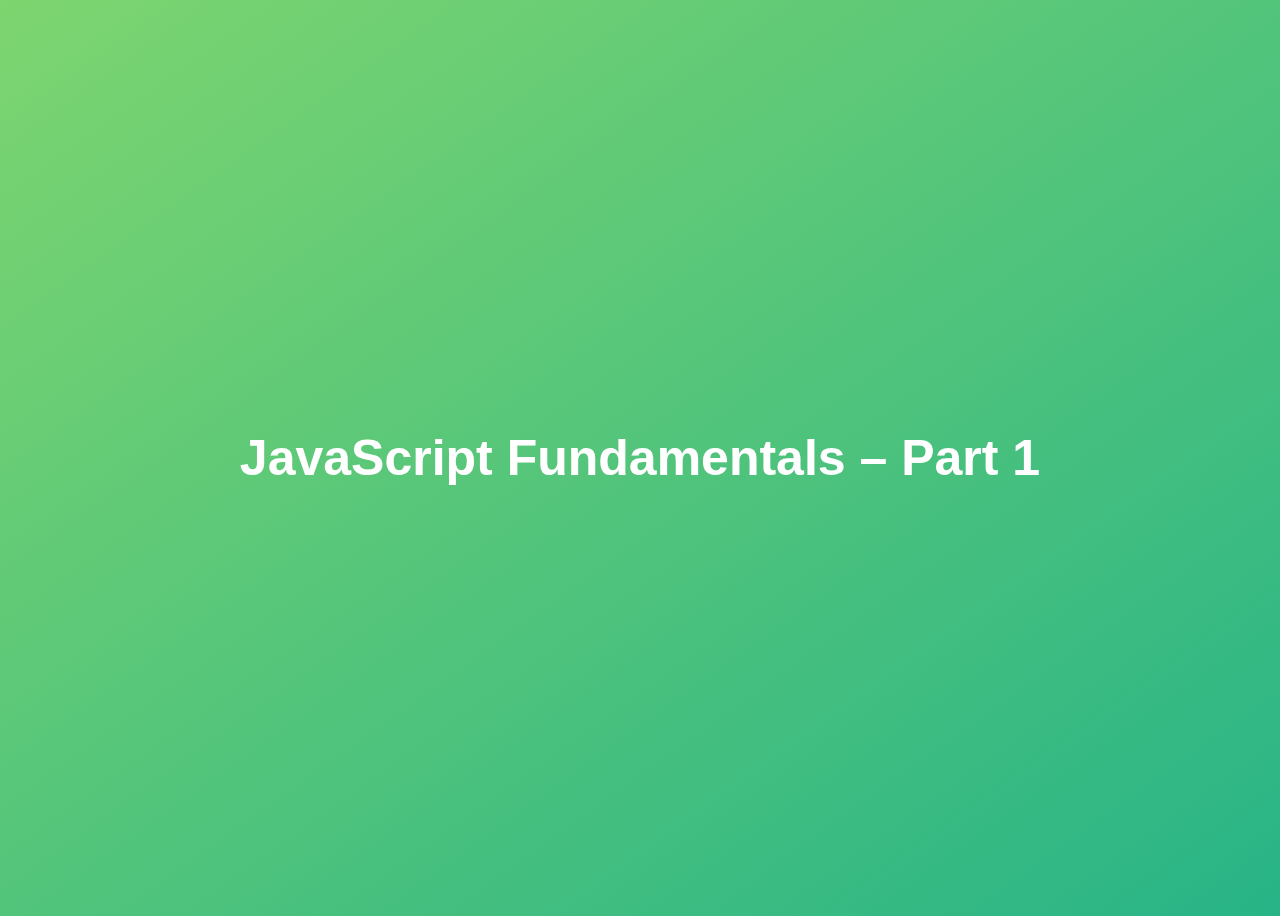
<file: 01-fundamentals-part-1/starter/index.html>
<!DOCTYPE html>
<html lang="en">
  <head>
    <meta charset="UTF-8" />
    <meta name="viewport" content="width=device-width, initial-scale=1.0" />
    <meta http-equiv="X-UA-Compatible" content="ie=edge" />
    <title>JavaScript Fundamentals – Part 1</title>
    <style>
      body {
        height: 100vh;
        display: flex;
        align-items: center;
        background: linear-gradient(to top left, #28b487, #7dd56f);
      }
      h1 {
        font-family: sans-serif;
        font-size: 50px;
        line-height: 1.3;
        width: 100%;
        padding: 30px;
        text-align: center;
        color: white;
      }
    </style>
  </head>
  <body>
    <h1>JavaScript Fundamentals – Part 1</h1>
    

    <script src="script.js"></script>
  </body>
</html>
</file>
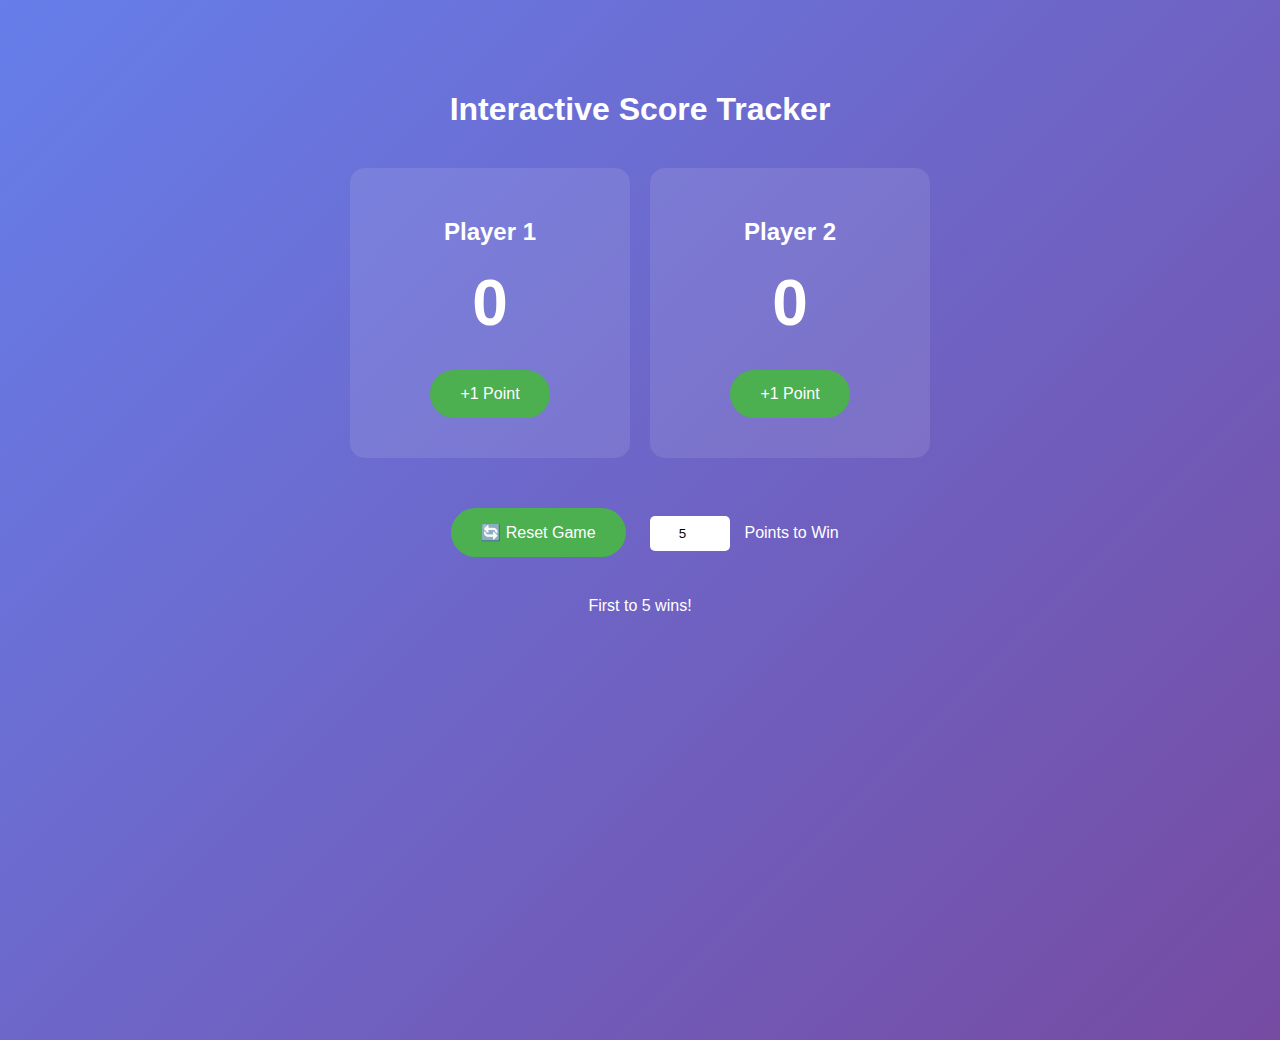
<file: 02-fundamentals-part-2/starter/index.html>
<!DOCTYPE html>
<html lang="en">
  <head>
    <meta charset="UTF-8" />
    <meta name="viewport" content="width=device-width, initial-scale=1.0" />
    <meta http-equiv="X-UA-Compatible" content="ie=edge" />
    <!-- <title>JavaScript Fundamentals – Part 2</title> -->
     <!-- <title> JavaScript DOM Manipulation </title> -->
      <title>Interactive Score Tracker</title>
      <link rel="stylesheet" href="styles.css">
  </head>
  <body>
    <!-- <h1>JavaScript Fundamentals – Part 2</h1> -->

    <!-- <h1> JavaScript DOM Manipulation </h1>
    <p class="message"> Start Interacting!</p>
    <button id="btn">Click me!</button>
    <input type="text" class="guess" placeholder="Enter text"/>
    <div class="score">Score: <span class="score-value">0</span></div> -->

    <div id="scoreTracker">
      <h1>Interactive Score Tracker</h1>
      <div class="players">
        <div class="player player-1">
          <h2>Player 1</h2>
          <div class="score" id="score-1">0</div>
          <button class="btn-add" data-player="1">+1 Point</button>
        </div>
        <div class="player player-2">
          <h2>Player 2</h2>
          <div class="score" id="score-2">0</div>
          <button class="btn-add" data-player="2">+1 Point</button>
        </div>
      </div>
      
      <div class="controls">
          <button id="btn-reset">🔄 Reset Game</button>
          <input type="number" id="winning-score" value="5" min="1" max="20"/>
          <label for="winning-score">Points to Win</label>
        </div>
        <div class="game-info">
          <p class="status">First to <span class="target">5</span> wins!</p>
          <p class="winner hidden highlight">
            🎉 <span class="winner-name">Player</span> Wins!
          </p>
        </div>
    </div>

    <script src="script.js"></script>
  </body>
</html>
</file>
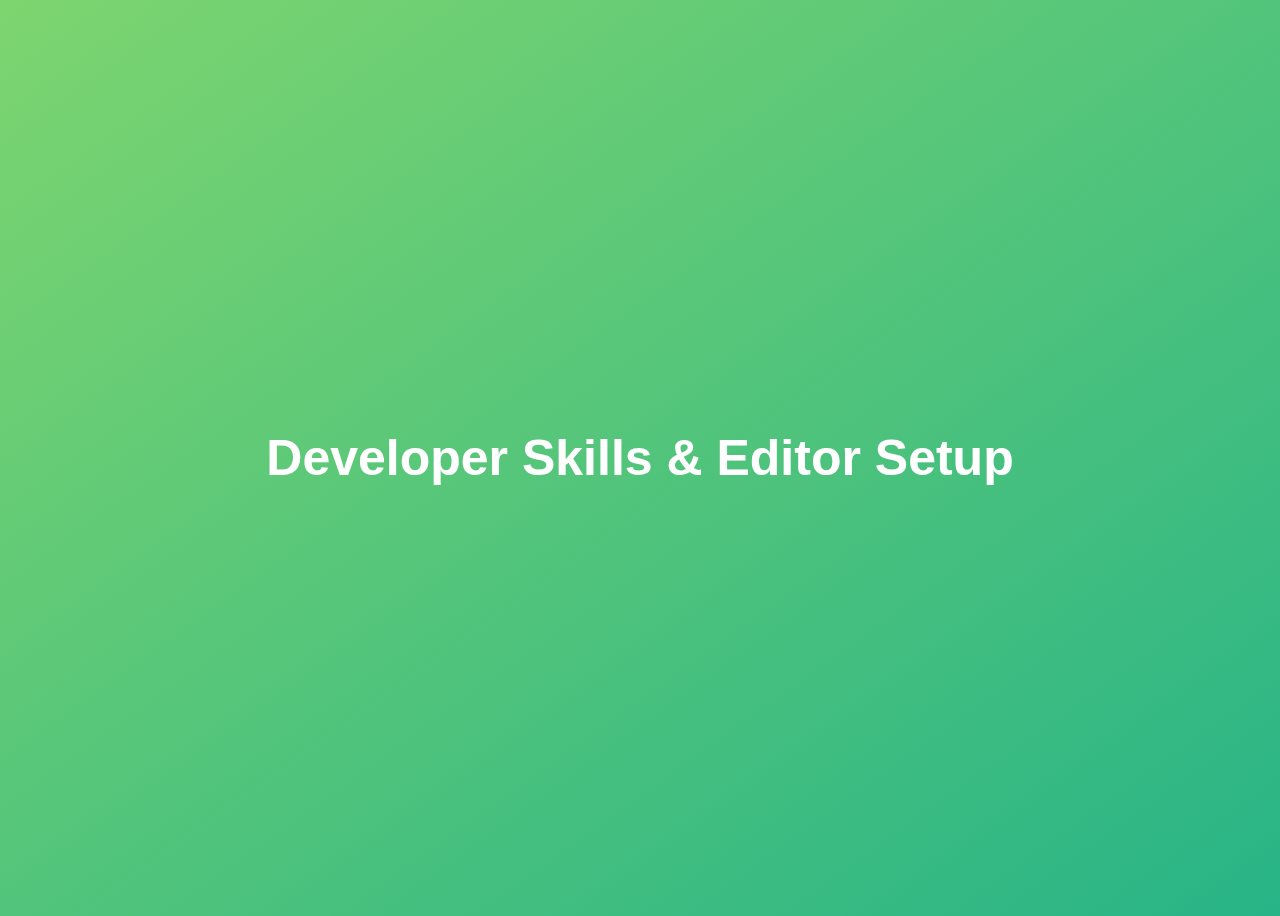
<file: 03-developer-skills/starter/index.html>
<!DOCTYPE html>
<html lang="en">
  <head>
    <meta charset="UTF-8" />
    <meta name="viewport" content="width=device-width, initial-scale=1.0" />
    <meta http-equiv="X-UA-Compatible" content="ie=edge" />
    <title>Developer Skills & Editor Setup</title>
    <style>
      body {
        height: 100vh;
        display: flex;
        align-items: center;
        background: linear-gradient(to top left, #28b487, #7dd56f);
      }
      h1 {
        font-family: sans-serif;
        font-size: 50px;
        line-height: 1.3;
        width: 100%;
        padding: 30px;
        text-align: center;
        color: white;
      }
    </style>
  </head>
  <body>
    <h1>Developer Skills & Editor Setup</h1>
    <script src="script.js"></script>
  </body>
</html>
</file>
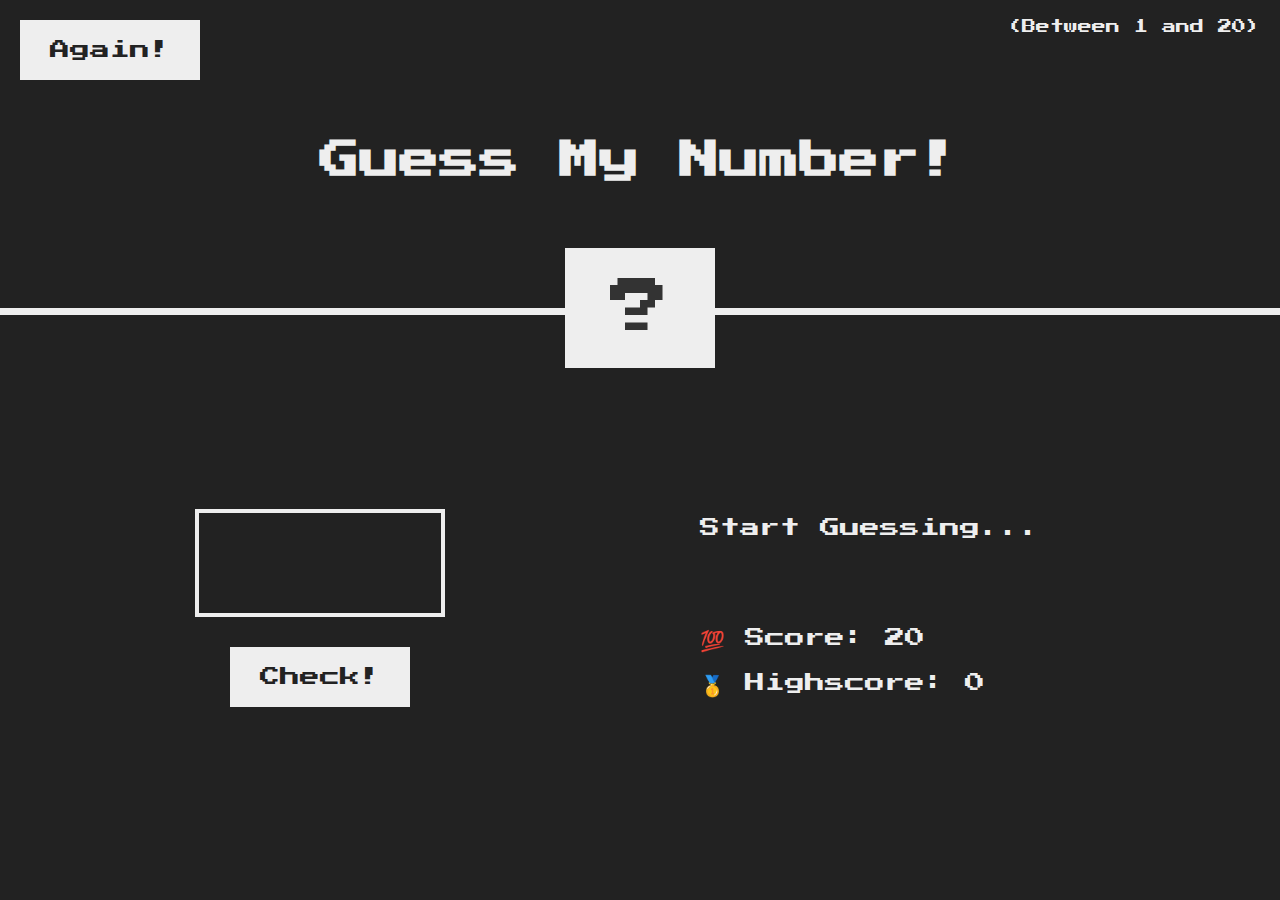
<file: 04-guess-my-number-game/starter/index.html>
<!DOCTYPE html>
<html lang="en">
  <head>
    <meta charset="UTF-8" />
    <meta name="viewport" content="width=device-width, initial-scale=1.0" />
    <meta http-equiv="X-UA-Compatible" content="ie=edge" />
    <link rel="stylesheet" href="style.css" />
    <title>Guess My Number!</title>
  </head>
  <body>
    <header>
      <h1>Guess My Number!</h1>
      <p class="between">(Between 1 and 20)</p>
      <button class="btn again">Again!</button>
      <div class="number">?</div>
    </header>
    <main>
      <section class="left">
        <input type="number" class="guess"  />
        <button class="btn check">Check!</button>
      </section>
      <section class="right">
        <p class="message">Start guessing...</p>
        <p class="label-score">💯 Score: <span class="score">20</span></p>
        <p class="label-highscore">
          🥇 Highscore: <span class="highscore">0</span>
        </p>
      </section>
    </main>
    <script src="script.js"></script>
  </body>
</html>
</file>
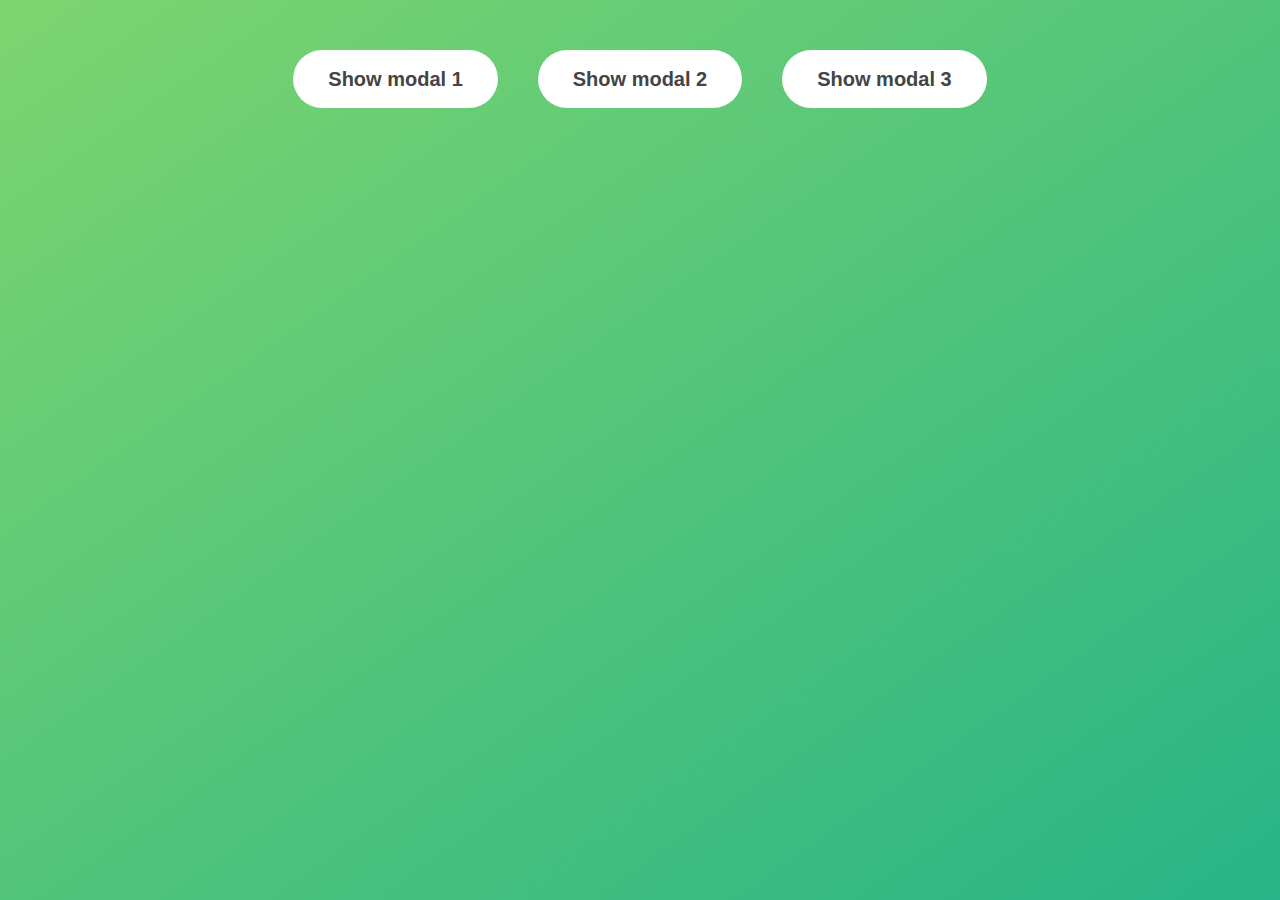
<file: 05-modal/starter/index.html>
<!DOCTYPE html>
<html lang="en">
  <head>
    <meta charset="UTF-8" />
    <meta name="viewport" content="width=device-width, initial-scale=1.0" />
    <meta http-equiv="X-UA-Compatible" content="ie=edge" />
    <link rel="stylesheet" href="style.css" />
    <title>Modal window</title>
  </head>
  <body>
    <button class="show-modal">Show modal 1</button>
    <button class="show-modal">Show modal 2</button>
    <button class="show-modal">Show modal 3</button>

    <div class="modal hidden">
      <button class="close-modal">&times;</button>
      <h1>I'm a modal window 😍</h1>
      <p>
        Lorem ipsum dolor sit amet, consectetur adipisicing elit, sed do eiusmod
        tempor incididunt ut labore et dolore magna aliqua. Ut enim ad minim
        veniam, quis nostrud exercitation ullamco laboris nisi ut aliquip ex ea
        commodo consequat. Duis aute irure dolor in reprehenderit in voluptate
        velit esse cillum dolore eu fugiat nulla pariatur. Excepteur sint
        occaecat cupidatat non proident, sunt in culpa qui officia deserunt
        mollit anim id est laborum.
      </p>
    </div>
    <div class="overlay hidden"></div>

    <script src="script.js"></script>
  </body>
</html>
</file>
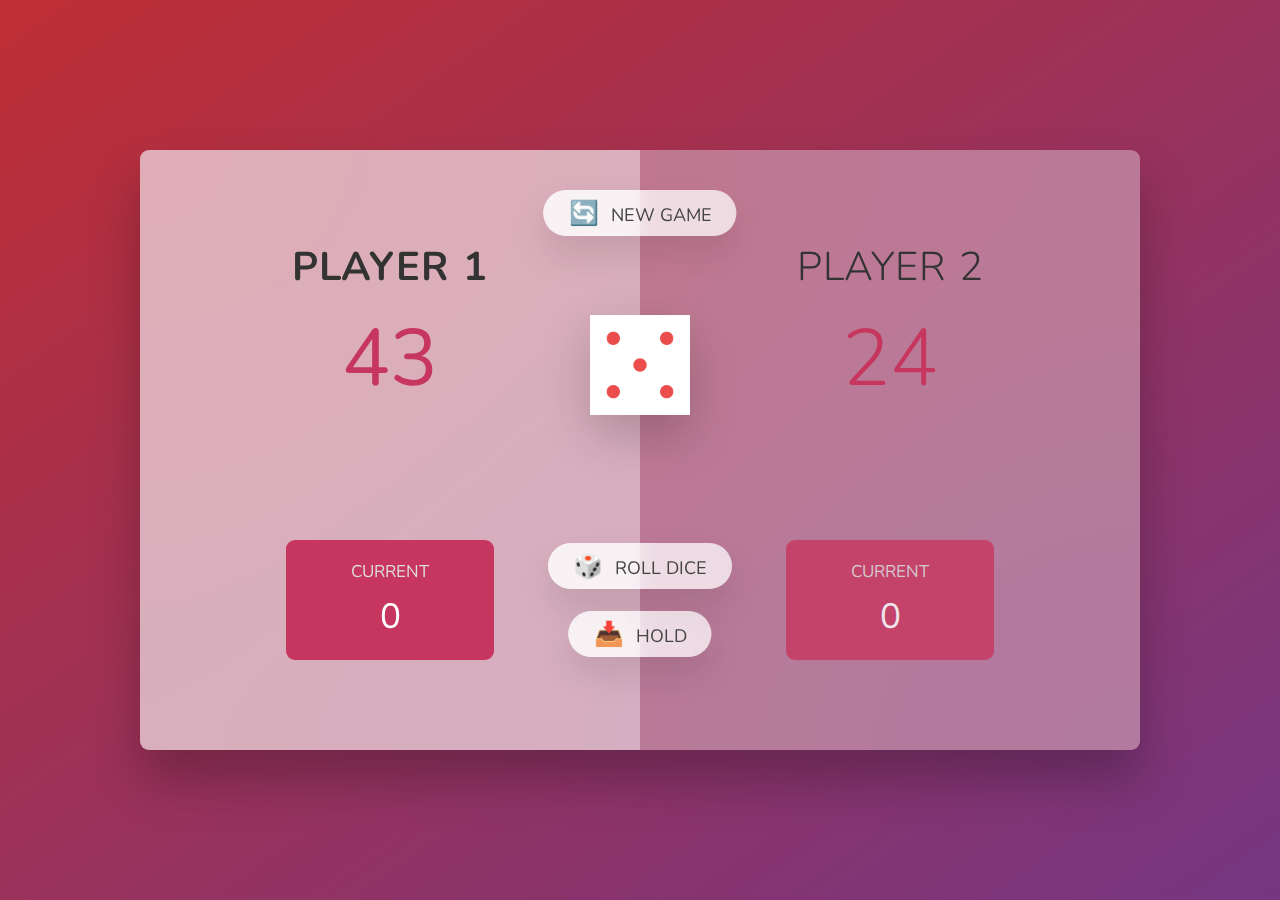
<file: 06-pig-game/starter/index.html>
<!DOCTYPE html>
<html lang="en">
  <head>
    <meta charset="UTF-8" />
    <meta name="viewport" content="width=device-width, initial-scale=1.0" />
    <meta http-equiv="X-UA-Compatible" content="ie=edge" />
    <link rel="stylesheet" href="style.css" />
    <title>Pig Game</title>
  </head>
  <body>
    <main>
      <section class="player player--0 player--active">
        <h2 class="name" id="name--0">Player 1</h2>
        <p class="score" id="score--0">43</p>
        <div class="current">
          <p class="current-label">Current</p>
          <p class="current-score" id="current--0">0</p>
        </div>
      </section>
      <section class="player player--1">
        <h2 class="name" id="name--1">Player 2</h2>
        <p class="score" id="score--1">24</p>
        <div class="current">
          <p class="current-label">Current</p>
          <p class="current-score" id="current--1">0</p>
        </div>
      </section>

      <img src="dice-5.png" alt="Playing dice" class="dice" />
      <button class="btn btn--new">🔄 New game</button>
      <button class="btn btn--roll">🎲 Roll dice</button>
      <button class="btn btn--hold">📥 Hold</button>
    </main>
    <script src="script.js"></script>
  </body>
</html>
</file>
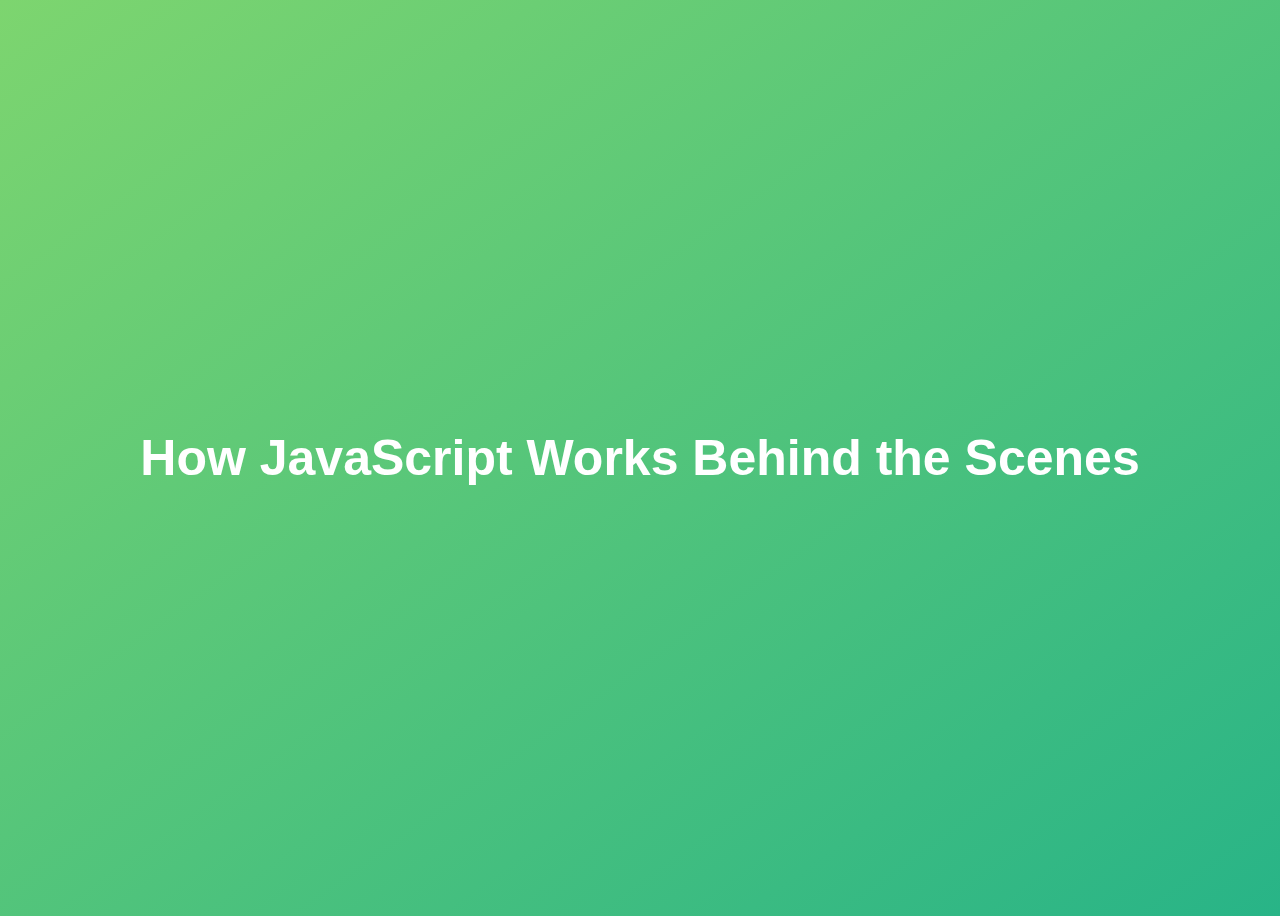
<file: 07-behind-the-scenes/starter/index.html>
<!DOCTYPE html>
<html lang="en">
  <head>
    <meta charset="UTF-8" />
    <meta name="viewport" content="width=device-width, initial-scale=1.0" />
    <meta http-equiv="X-UA-Compatible" content="ie=edge" />
    <title>How JavaScript Works Behind the Scenes</title>
    <style>
      body {
        height: 100vh;
        display: flex;
        align-items: center;
        background: linear-gradient(to top left, #28b487, #7dd56f);
      }
      h1 {
        font-family: sans-serif;
        font-size: 50px;
        line-height: 1.3;
        width: 100%;
        padding: 30px;
        text-align: center;
        color: white;
      }
    </style>
  </head>
  <body>
    <h1>How JavaScript Works Behind the Scenes</h1>
    <script src="script.js"></script>
  </body>
</html>
</file>
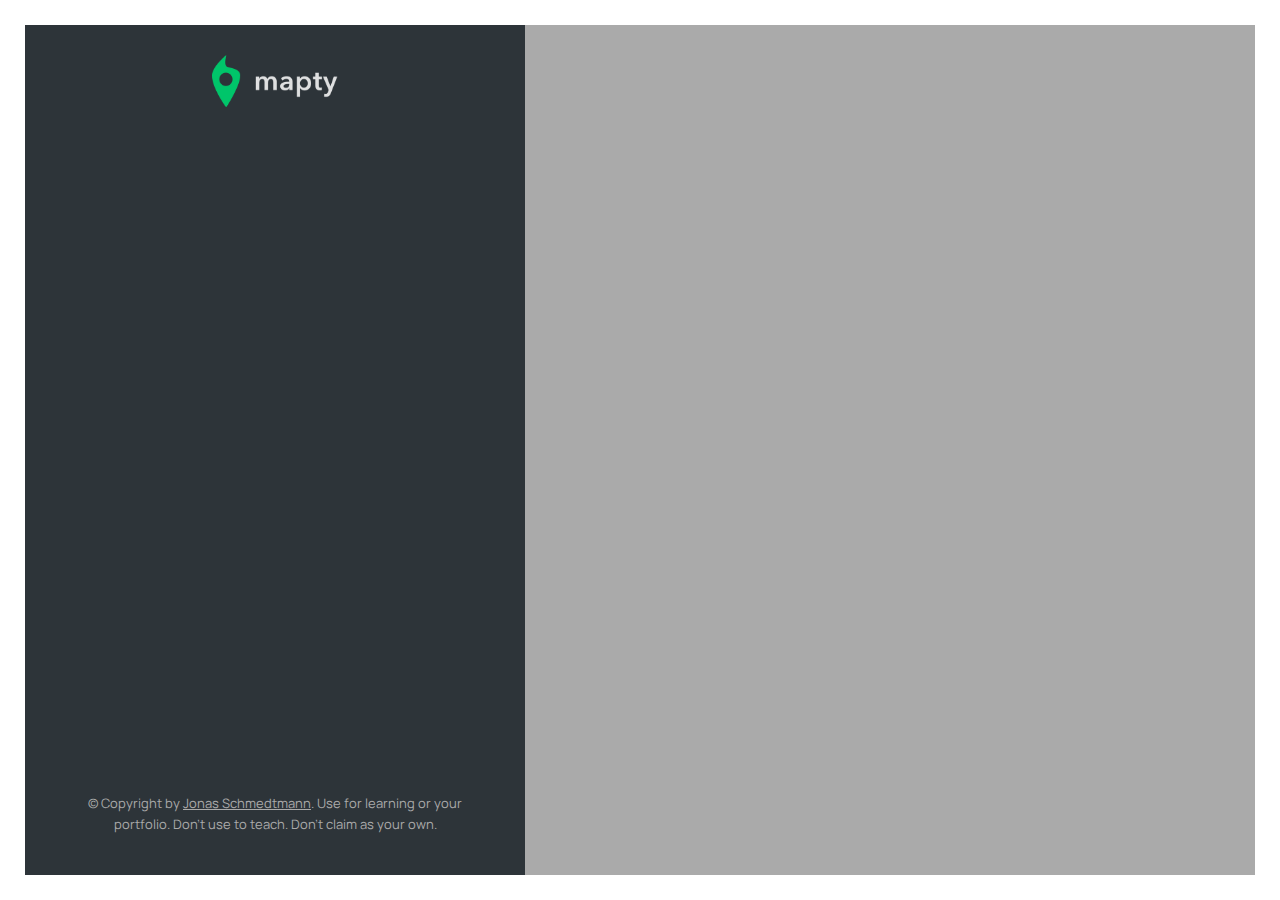
<file: 08-mapty/starter/index.html>
<!DOCTYPE html>
<html lang="en">
  <head>
    <meta charset="UTF-8" />
    <meta name="viewport" content="width=device-width, initial-scale=1.0" />
    <meta http-equiv="X-UA-Compatible" content="ie=edge" />
    <link rel="shortcut icon" type="image/png" href="/icon.png" />

    <link
      href="https://fonts.googleapis.com/css2?family=Manrope:wght@400;600;700;800&display=swap"
      rel="stylesheet"
    />

    <link rel="stylesheet" href="style.css" />

    <script defer src="script.js"></script>
    <title>mapty // Map your workouts</title>
  </head>
  <body>
    <div class="sidebar">
      <img src="logo.png" alt="Logo" class="logo" />

      <ul class="workouts">
        <form class="form hidden">
          <div class="form__row">
            <label class="form__label">Type</label>
            <select class="form__input form__input--type">
              <option value="running">Running</option>
              <option value="cycling">Cycling</option>
            </select>
          </div>
          <div class="form__row">
            <label class="form__label">Distance</label>
            <input class="form__input form__input--distance" placeholder="km" />
          </div>
          <div class="form__row">
            <label class="form__label">Duration</label>
            <input
              class="form__input form__input--duration"
              placeholder="min"
            />
          </div>
          <div class="form__row">
            <label class="form__label">Cadence</label>
            <input
              class="form__input form__input--cadence"
              placeholder="step/min"
            />
          </div>
          <div class="form__row form__row--hidden">
            <label class="form__label">Elev Gain</label>
            <input
              class="form__input form__input--elevation"
              placeholder="meters"
            />
          </div>
          <button class="form__btn">OK</button>
        </form>

        <!-- <li class="workout workout--running" data-id="1234567890">
          <h2 class="workout__title">Running on April 14</h2>
          <div class="workout__details">
            <span class="workout__icon">🏃‍♂️</span>
            <span class="workout__value">5.2</span>
            <span class="workout__unit">km</span>
          </div>
          <div class="workout__details">
            <span class="workout__icon">⏱</span>
            <span class="workout__value">24</span>
            <span class="workout__unit">min</span>
          </div>
          <div class="workout__details">
            <span class="workout__icon">⚡️</span>
            <span class="workout__value">4.6</span>
            <span class="workout__unit">min/km</span>
          </div>
          <div class="workout__details">
            <span class="workout__icon">🦶🏼</span>
            <span class="workout__value">178</span>
            <span class="workout__unit">spm</span>
          </div>
        </li>

        <li class="workout workout--cycling" data-id="1234567891">
          <h2 class="workout__title">Cycling on April 5</h2>
          <div class="workout__details">
            <span class="workout__icon">🚴‍♀️</span>
            <span class="workout__value">27</span>
            <span class="workout__unit">km</span>
          </div>
          <div class="workout__details">
            <span class="workout__icon">⏱</span>
            <span class="workout__value">95</span>
            <span class="workout__unit">min</span>
          </div>
          <div class="workout__details">
            <span class="workout__icon">⚡️</span>
            <span class="workout__value">16</span>
            <span class="workout__unit">km/h</span>
          </div>
          <div class="workout__details">
            <span class="workout__icon">⛰</span>
            <span class="workout__value">223</span>
            <span class="workout__unit">m</span>
          </div>
        </li> -->
      </ul>

      <p class="copyright">
        &copy; Copyright by
        <a
          class="twitter-link"
          target="_blank"
          href="https://twitter.com/jonasschmedtman"
          >Jonas Schmedtmann</a
        >. Use for learning or your portfolio. Don't use to teach. Don't claim
        as your own.
      </p>
    </div>

    <div id="map"></div>
  </body>
</html>
</file>
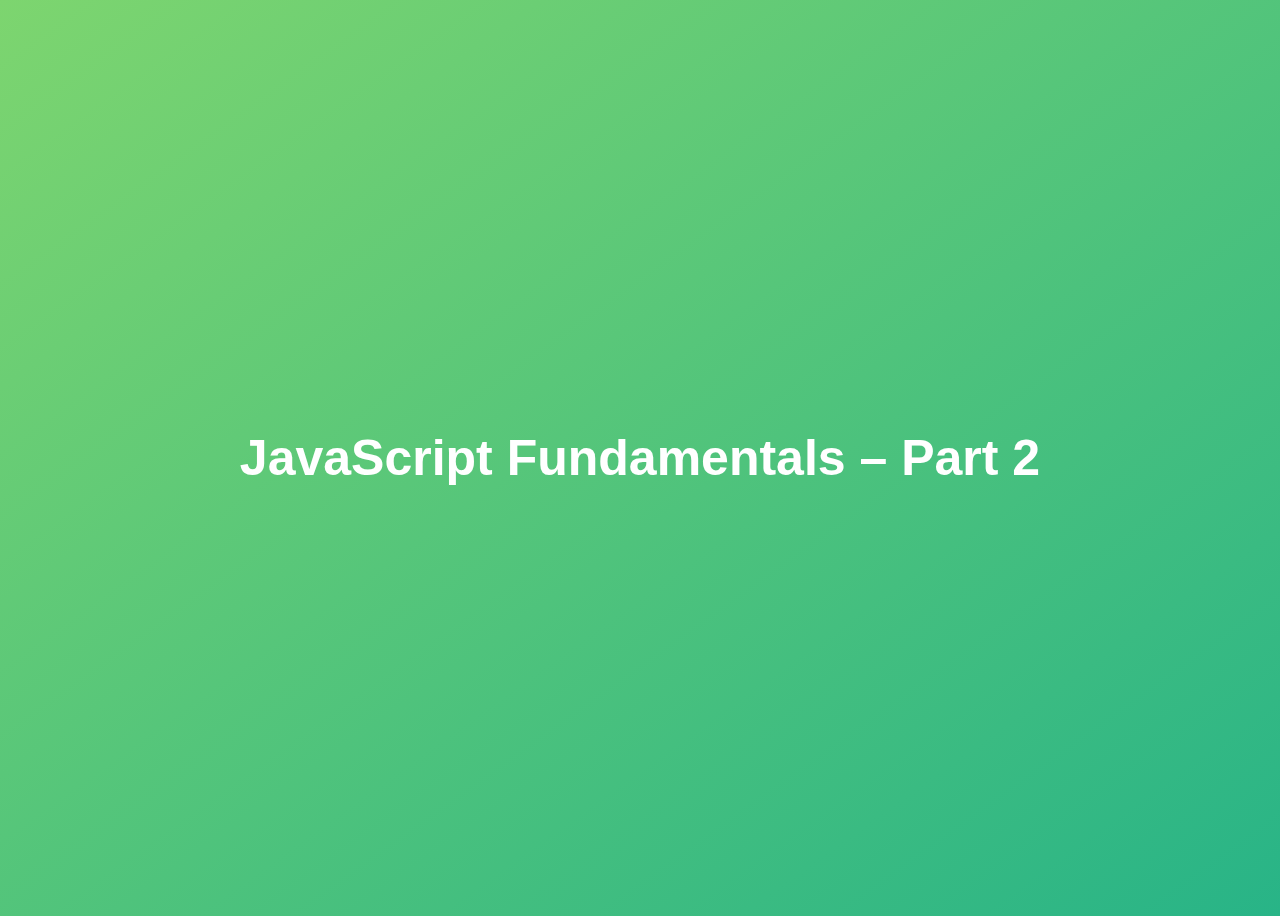
<file: 02-fundamentals-part-2/02-fundamentals-part-2/starter/index.html>
<!DOCTYPE html>
<html lang="en">
  <head>
    <meta charset="UTF-8" />
    <meta name="viewport" content="width=device-width, initial-scale=1.0" />
    <meta http-equiv="X-UA-Compatible" content="ie=edge" />
    <title>JavaScript Fundamentals – Part 2</title>
    <style>
      body {
        height: 100vh;
        display: flex;
        align-items: center;
        background: linear-gradient(to top left, #28b487, #7dd56f);
      }
      h1 {
        font-family: sans-serif;
        font-size: 50px;
        line-height: 1.3;
        width: 100%;
        padding: 30px;
        text-align: center;
        color: white;
      }
    </style>
  </head>
  <body>
    <h1>JavaScript Fundamentals – Part 2</h1>
    <script src="script.js"></script>
  </body>
</html>
</file>
<file: 02-fundamentals-part-2/starter/styles.css>
body{
    font-family: Arial, sans-serif;
    max-width: 600px;
    margin: 50px auto;
    text-align: center;
    background: linear-gradient(135deg, #667eea 0%, #764ba2 100%);
    color: white;
    min-height: 100vh;
    padding: 20px;
}

.players {
    display: flex;
    justify-content: space-around;
    margin: 30px 0;
}

.player {
    background: rgba(255, 255, 255, 0.1);
    padding: 30px;
    border-radius: 15px;
    margin: 10px;
    flex: 1;
}

.score {
    font-size: 4rem;
    font-weight: bold;
    margin: 20px 0;
}

button {
    background: #4caf50;
    color: white;
    border: none;
    padding: 15px 30px;
    border-radius: 25px;
    font-size: 1rem;
    cursor: pointer;
    margin: 10px;
}

button:hover {
    background: #45a049;
    transform: translateY(-2px);
}

.controls {
    margin: 30px 0
}

input {
    padding: 10px;
    border-radius: 5px;
    border: none;
    margin: 0 10px;
    text-align: center;
    width: 60px;
}

.hidden{
    display: none;
}

.player-winner {
    background: linear-gradient(135deg, #4caf50, #45a049);
    transform: scale(1.05);
}

.player-loser {
    opacity: 0.5;
}

.winner {
    font-size: 1.5rem;
    margin: 20px 0;
}

.highlight {
    background-color: #ffd700;
    padding: 20px 20px;
    border-radius: 8px;
    border: 3px solid #ffd700;
    color: #305ae4;
}

.highlight:hover{
    transform: translateY(-6px);
}
</file>
<file: 04-guess-my-number-game/starter/style.css>
@import url('https://fonts.googleapis.com/css?family=Press+Start+2P&display=swap');

* {
  margin: 0;
  padding: 0;
  box-sizing: inherit;
}

html {
  font-size: 62.5%;
  box-sizing: border-box;
}

body {
  font-family: 'Press Start 2P', sans-serif;
  color: #eee;
  background-color: #222;
  /* background-color: #60b347; */
}

/* LAYOUT */
header {
  position: relative;
  height: 35vh;
  border-bottom: 7px solid #eee;
}

main {
  height: 65vh;
  color: #eee;
  display: flex;
  align-items: center;
  justify-content: space-around;
}

.left {
  width: 52rem;
  display: flex;
  flex-direction: column;
  align-items: center;
}

.right {
  width: 52rem;
  font-size: 2rem;
}

/* ELEMENTS STYLE */
h1 {
  font-size: 4rem;
  text-align: center;
  position: absolute;
  width: 100%;
  top: 52%;
  left: 50%;
  transform: translate(-50%, -50%);
}

.number {
  background: #eee;
  color: #333;
  font-size: 6rem;
  width: 15rem;
  padding: 3rem 0rem;
  text-align: center;
  position: absolute;
  bottom: 0;
  left: 50%;
  transform: translate(-50%, 50%);
}

.between {
  font-size: 1.4rem;
  position: absolute;
  top: 2rem;
  right: 2rem;
}

.again {
  position: absolute;
  top: 2rem;
  left: 2rem;
}

.guess {
  background: none;
  border: 4px solid #eee;
  font-family: inherit;
  color: inherit;
  font-size: 5rem;
  padding: 2.5rem;
  width: 25rem;
  text-align: center;
  display: block;
  margin-bottom: 3rem;
}

.btn {
  border: none;
  background-color: #eee;
  color: #222;
  font-size: 2rem;
  font-family: inherit;
  padding: 2rem 3rem;
  cursor: pointer;
}

.btn:hover {
  background-color: #ccc;
}

.message {
  margin-bottom: 8rem;
  height: 3rem;
}

.label-score {
  margin-bottom: 2rem;
}
</file>
<file: 05-modal/starter/style.css>
* {
  margin: 0;
  padding: 0;
  box-sizing: inherit;
}

html {
  font-size: 62.5%;
  box-sizing: border-box;
}

body {
  font-family: sans-serif;
  color: #333;
  line-height: 1.5;
  height: 100vh;
  position: relative;
  display: flex;
  align-items: flex-start;
  justify-content: center;
  background: linear-gradient(to top left, #28b487, #7dd56f);
}

.show-modal {
  font-size: 2rem;
  font-weight: 600;
  padding: 1.75rem 3.5rem;
  margin: 5rem 2rem;
  border: none;
  background-color: #fff;
  color: #444;
  border-radius: 10rem;
  cursor: pointer;
}

.close-modal {
  position: absolute;
  top: 1.2rem;
  right: 2rem;
  font-size: 5rem;
  color: #333;
  cursor: pointer;
  border: none;
  background: none;
}

h1 {
  font-size: 2.5rem;
  margin-bottom: 2rem;
}

p {
  font-size: 1.8rem;
}

/* -------------------------- */
/* CLASSES TO MAKE MODAL WORK */
.hidden {
  display: none;
}

.modal {
  position: absolute;
  top: 50%;
  left: 50%;
  transform: translate(-50%, -50%);
  width: 70%;

  background-color: white;
  padding: 6rem;
  border-radius: 5px;
  box-shadow: 0 3rem 5rem rgba(0, 0, 0, 0.3);
  z-index: 10;
}

.overlay {
  position: absolute;
  top: 0;
  left: 0;
  width: 100%;
  height: 100%;
  background-color: rgba(0, 0, 0, 0.6);
  backdrop-filter: blur(3px);
  z-index: 5;
}
</file>
<file: 06-pig-game/starter/style.css>
@import url('https://fonts.googleapis.com/css2?family=Nunito&display=swap');

* {
  margin: 0;
  padding: 0;
  box-sizing: inherit;
}

html {
  font-size: 62.5%;
  box-sizing: border-box;
}

body {
  font-family: 'Nunito', sans-serif;
  font-weight: 400;
  height: 100vh;
  color: #333;
  background-image: linear-gradient(to top left, #753682 0%, #bf2e34 100%);
  display: flex;
  align-items: center;
  justify-content: center;
}

/* LAYOUT */
main {
  position: relative;
  width: 100rem;
  height: 60rem;
  background-color: rgba(255, 255, 255, 0.35);
  backdrop-filter: blur(200px);
  filter: blur();
  box-shadow: 0 3rem 5rem rgba(0, 0, 0, 0.25);
  border-radius: 9px;
  overflow: hidden;
  display: flex;
}

.player {
  flex: 50%;
  padding: 9rem;
  display: flex;
  flex-direction: column;
  align-items: center;
  transition: all 0.75s;
}

/* ELEMENTS */
.name {
  position: relative;
  font-size: 4rem;
  text-transform: uppercase;
  letter-spacing: 1px;
  word-spacing: 2px;
  font-weight: 300;
  margin-bottom: 1rem;
}

.score {
  font-size: 8rem;
  font-weight: 300;
  color: #c7365f;
  margin-bottom: auto;
}

.player--active {
  background-color: rgba(255, 255, 255, 0.4);
}
.player--active .name {
  font-weight: 700;
}
.player--active .score {
  font-weight: 400;
}

.player--active .current {
  opacity: 1;
}

.current {
  background-color: #c7365f;
  opacity: 0.8;
  border-radius: 9px;
  color: #fff;
  width: 65%;
  padding: 2rem;
  text-align: center;
  transition: all 0.75s;
}

.current-label {
  text-transform: uppercase;
  margin-bottom: 1rem;
  font-size: 1.7rem;
  color: #ddd;
}

.current-score {
  font-size: 3.5rem;
}

/* ABSOLUTE POSITIONED ELEMENTS */
.btn {
  position: absolute;
  left: 50%;
  transform: translateX(-50%);
  color: #444;
  background: none;
  border: none;
  font-family: inherit;
  font-size: 1.8rem;
  text-transform: uppercase;
  cursor: pointer;
  font-weight: 400;
  transition: all 0.2s;

  background-color: white;
  background-color: rgba(255, 255, 255, 0.6);
  backdrop-filter: blur(10px);

  padding: 0.7rem 2.5rem;
  border-radius: 50rem;
  box-shadow: 0 1.75rem 3.5rem rgba(0, 0, 0, 0.1);
}

.btn::first-letter {
  font-size: 2.4rem;
  display: inline-block;
  margin-right: 0.7rem;
}

.btn--new {
  top: 4rem;
}
.btn--roll {
  top: 39.3rem;
}
.btn--hold {
  top: 46.1rem;
}

.btn:active {
  transform: translate(-50%, 3px);
  box-shadow: 0 1rem 2rem rgba(0, 0, 0, 0.15);
}

.btn:focus {
  outline: none;
}

.dice {
  position: absolute;
  left: 50%;
  top: 16.5rem;
  transform: translateX(-50%);
  height: 10rem;
  box-shadow: 0 2rem 5rem rgba(0, 0, 0, 0.2);
}

.player--winner {
  background-color: #2f2f2f;
}

.player--winner .name {
  font-weight: 700;
  color: #c7365f;
}
</file>
<file: 08-mapty/starter/style.css>
:root {
  --color-brand--1: #ffb545;
  --color-brand--2: #00c46a;

  --color-dark--1: #2d3439;
  --color-dark--2: #42484d;
  --color-light--1: #aaa;
  --color-light--2: #ececec;
  --color-light--3: rgb(214, 222, 224);
}

* {
  margin: 0;
  padding: 0;
  box-sizing: inherit;
}

html {
  font-size: 62.5%;
  box-sizing: border-box;
}

body {
  font-family: 'Manrope', sans-serif;
  color: var(--color-light--2);
  font-weight: 400;
  line-height: 1.6;
  height: 100vh;
  overscroll-behavior-y: none;

  background-color: #fff;
  padding: 2.5rem;

  display: flex;
}

/* GENERAL */
a:link,
a:visited {
  color: var(--color-brand--1);
}

/* SIDEBAR */
.sidebar {
  flex-basis: 50rem;
  background-color: var(--color-dark--1);
  padding: 3rem 5rem 4rem 5rem;
  display: flex;
  flex-direction: column;
}

.logo {
  height: 5.2rem;
  align-self: center;
  margin-bottom: 4rem;
}

.workouts {
  list-style: none;
  height: 77vh;
  overflow-y: scroll;
  overflow-x: hidden;
}

.workouts::-webkit-scrollbar {
  width: 0;
}

.workout {
  background-color: var(--color-dark--2);
  border-radius: 5px;
  padding: 1.5rem 2.25rem;
  margin-bottom: 1.75rem;
  cursor: pointer;

  display: grid;
  grid-template-columns: 1fr 1fr 1fr 1fr;
  gap: 0.75rem 1.5rem;
}
.workout--running {
  border-left: 5px solid var(--color-brand--2);
}
.workout--cycling {
  border-left: 5px solid var(--color-brand--1);
}

.workout__title {
  font-size: 1.7rem;
  font-weight: 600;
  grid-column: 1 / -1;
}

.workout__details {
  display: flex;
  align-items: baseline;
}

.workout__icon {
  font-size: 1.8rem;
  margin-right: 0.2rem;
  height: 0.28rem;
}

.workout__value {
  font-size: 1.5rem;
  margin-right: 0.5rem;
}

.workout__unit {
  font-size: 1.1rem;
  color: var(--color-light--1);
  text-transform: uppercase;
  font-weight: 800;
}

.form {
  background-color: var(--color-dark--2);
  border-radius: 5px;
  padding: 1.5rem 2.75rem;
  margin-bottom: 1.75rem;

  display: grid;
  grid-template-columns: 1fr 1fr;
  gap: 0.5rem 2.5rem;

  /* Match height and activity boxes */
  height: 9.25rem;
  transition: all 0.5s, transform 1ms;
}

.form.hidden {
  transform: translateY(-30rem);
  height: 0;
  padding: 0 2.25rem;
  margin-bottom: 0;
  opacity: 0;
}

.form__row {
  display: flex;
  align-items: center;
}

.form__row--hidden {
  display: none;
}

.form__label {
  flex: 0 0 50%;
  font-size: 1.5rem;
  font-weight: 600;
}

.form__input {
  width: 100%;
  padding: 0.3rem 1.1rem;
  font-family: inherit;
  font-size: 1.4rem;
  border: none;
  border-radius: 3px;
  background-color: var(--color-light--3);
  transition: all 0.2s;
}

.form__input:focus {
  outline: none;
  background-color: #fff;
}

.form__btn {
  display: none;
}

.copyright {
  margin-top: auto;
  font-size: 1.3rem;
  text-align: center;
  color: var(--color-light--1);
}

.twitter-link:link,
.twitter-link:visited {
  color: var(--color-light--1);
  transition: all 0.2s;
}

.twitter-link:hover,
.twitter-link:active {
  color: var(--color-light--2);
}

/* MAP */
#map {
  flex: 1;
  height: 100%;
  background-color: var(--color-light--1);
}

/* Popup width is defined in JS using options */
.leaflet-popup .leaflet-popup-content-wrapper {
  background-color: var(--color-dark--1);
  color: var(--color-light--2);
  border-radius: 5px;
  padding-right: 0.6rem;
}

.leaflet-popup .leaflet-popup-content {
  font-size: 1.5rem;
}

.leaflet-popup .leaflet-popup-tip {
  background-color: var(--color-dark--1);
}

.running-popup .leaflet-popup-content-wrapper {
  border-left: 5px solid var(--color-brand--2);
}
.cycling-popup .leaflet-popup-content-wrapper {
  border-left: 5px solid var(--color-brand--1);
}
</file>
